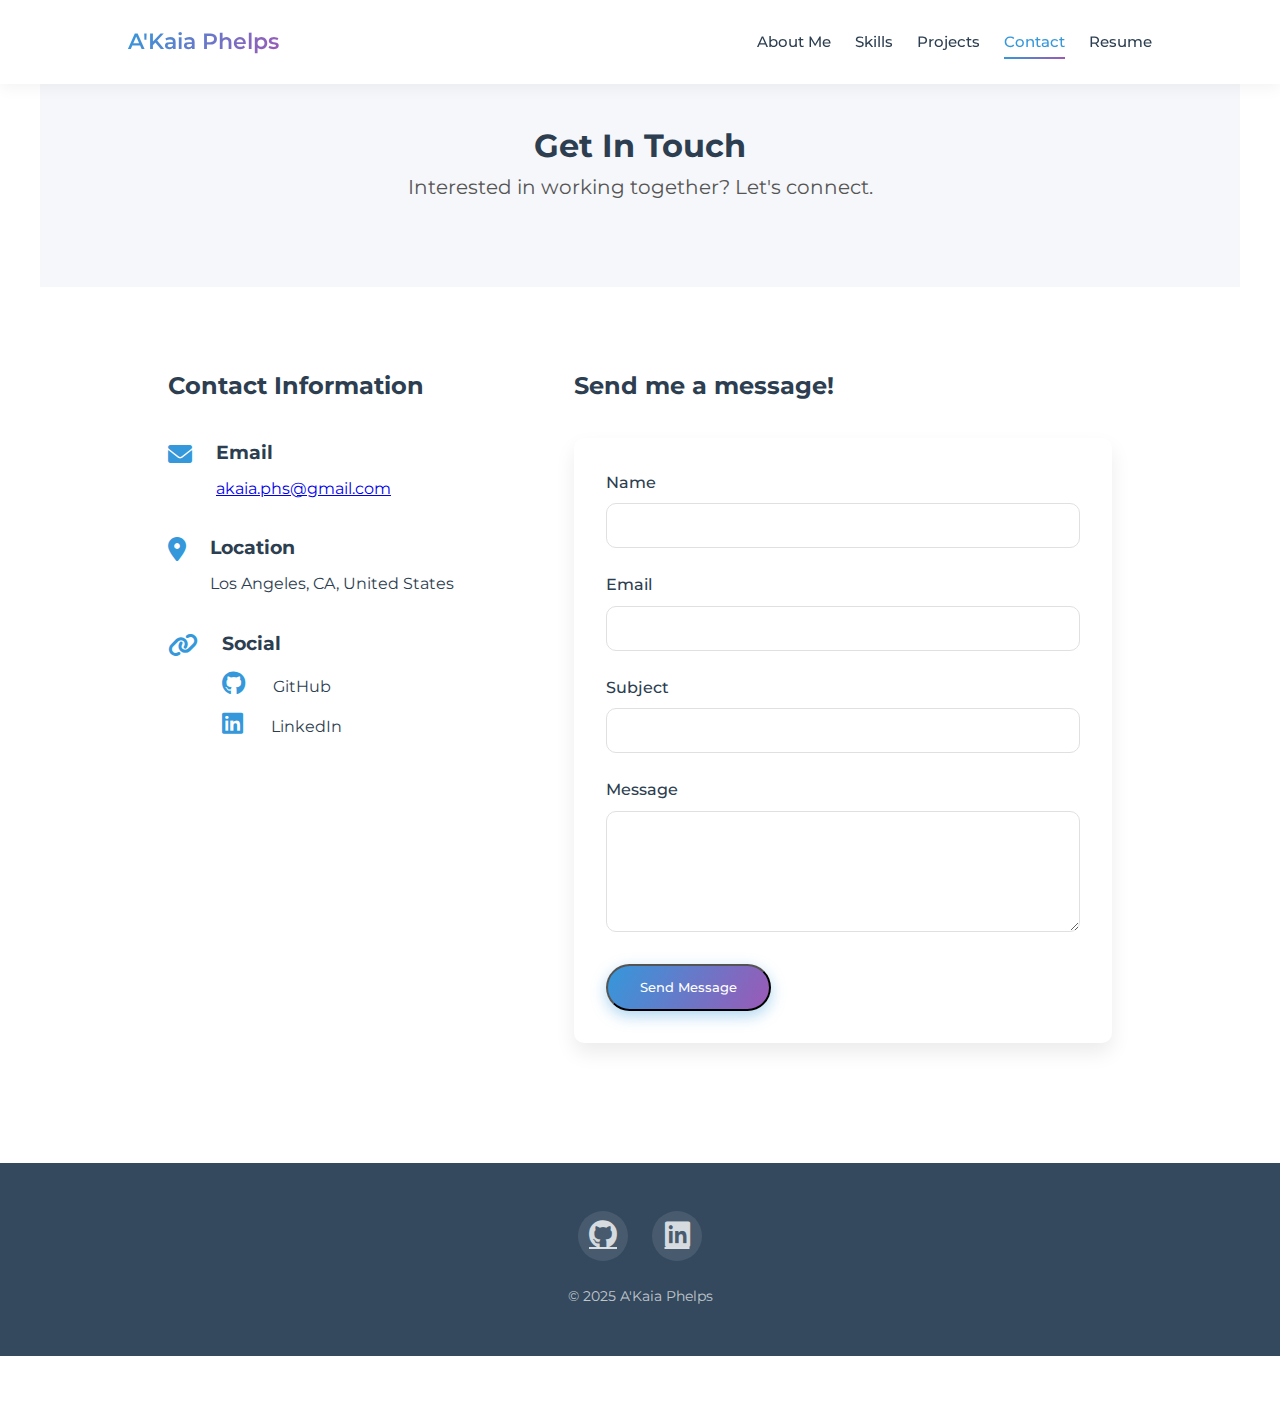
<file: contact.html>
<!DOCTYPE html>
<html lang="en">
<head>
  <meta charset="UTF-8">
  <meta name="viewport" content="width=device-width">
  <title>A'Kaia Phelps | Contact</title>
  <link href="style.css" rel="stylesheet">
  <link rel="preconnect" href="https://fonts.googleapis.com">
  <link rel="preconnect" href="https://fonts.gstatic.com" crossorigin>
  <link href="https://fonts.googleapis.com/css2?family=Montserrat:wght@200;500;900&display=swap" rel="stylesheet">
  <link rel="stylesheet" href="https://cdnjs.cloudflare.com/ajax/libs/font-awesome/6.0.0/css/all.min.css">
</head>
<body>

  <header class="header">
    <a href="index.html" class="logo">A'Kaia Phelps</a>
    <nav class="navbar">
      <a href="aboutme.html">About Me</a>
      <a href="skills.html">Skills</a>
      <a href="index.html">Projects</a>
      <a href="contact.html" class="active">Contact</a>
      <a href="https://drive.google.com/file/d/1KtLiSH5yRoq--skea6biXR-qxb8FHlxN/view?usp=sharing">Resume</a>
    </nav>
  </header>

  <section class="contact-hero">
    <div class="container">
      <h1>Get In Touch</h1>
      <p class="lead-text">Interested in working together? Let's connect.</p>
    </div>
  </section>

  <section class="contact-section">
    <div class="container">
      <div class="contact-grid">
        <div class="contact-info">
          <h2>Contact Information</h2>
          <div class="contact-method">
            <i class="fas fa-envelope"></i>
            <div>
              <h3>Email</h3>
              <p><a href="mailto:your.email@example.com">akaia.phs@gmail.com</a></p>
            </div>
          </div>
          <div class="contact-method">
            <i class="fas fa-map-marker-alt"></i>
            <div>
              <h3>Location</h3>
              <p>Los Angeles, CA, United States</p>
            </div>
          </div>
          <div class="contact-method">
            <i class="fas fa-link"></i>
            <div>
              <h3>Social</h3>
              <div class="mini-social-links">
                <a href="https://github.com/akaiap" aria-label="GitHub"><i class="fab fa-github"></i> GitHub</a>
                <a href="www.linkedin.com/in/akaiaphelps" aria-label="LinkedIn"><i class="fab fa-linkedin"></i> LinkedIn</a>
              </div>
            </div>
          </div>
        </div>

        <div class="contact-form-container">
          <h2>Send me a message!</h2>
          <form class="contact-form" action="#" method="POST">
            <div class="form-group">
              <label for="name">Name</label>
              <input type="text" id="name" name="name" required>
            </div>
            <div class="form-group">
              <label for="email">Email</label>
              <input type="email" id="email" name="email" required>
            </div>
            <div class="form-group">
              <label for="subject">Subject</label>
              <input type="text" id="subject" name="subject" required>
            </div>
            <div class="form-group">
              <label for="message">Message</label>
              <textarea id="message" name="message" rows="5" required></textarea>
            </div>
            <button type="submit" class="btn primary">Send Message</button>
          </form>
        </div>
      </div>
    </div>
  </section>

  <footer class="footer">
    <div class="social-links">
      <a href="https://github.com/akaiap" aria-label="GitHub"><i class="fab fa-github"></i></a>
      <a href="www.linkedin.com/in/akaiaphelps" aria-label="LinkedIn"><i class="fab fa-linkedin"></i></a>
    </div>
    <p>© 2025 A'Kaia Phelps</p>
  </footer>

</body>
</html>
</file>
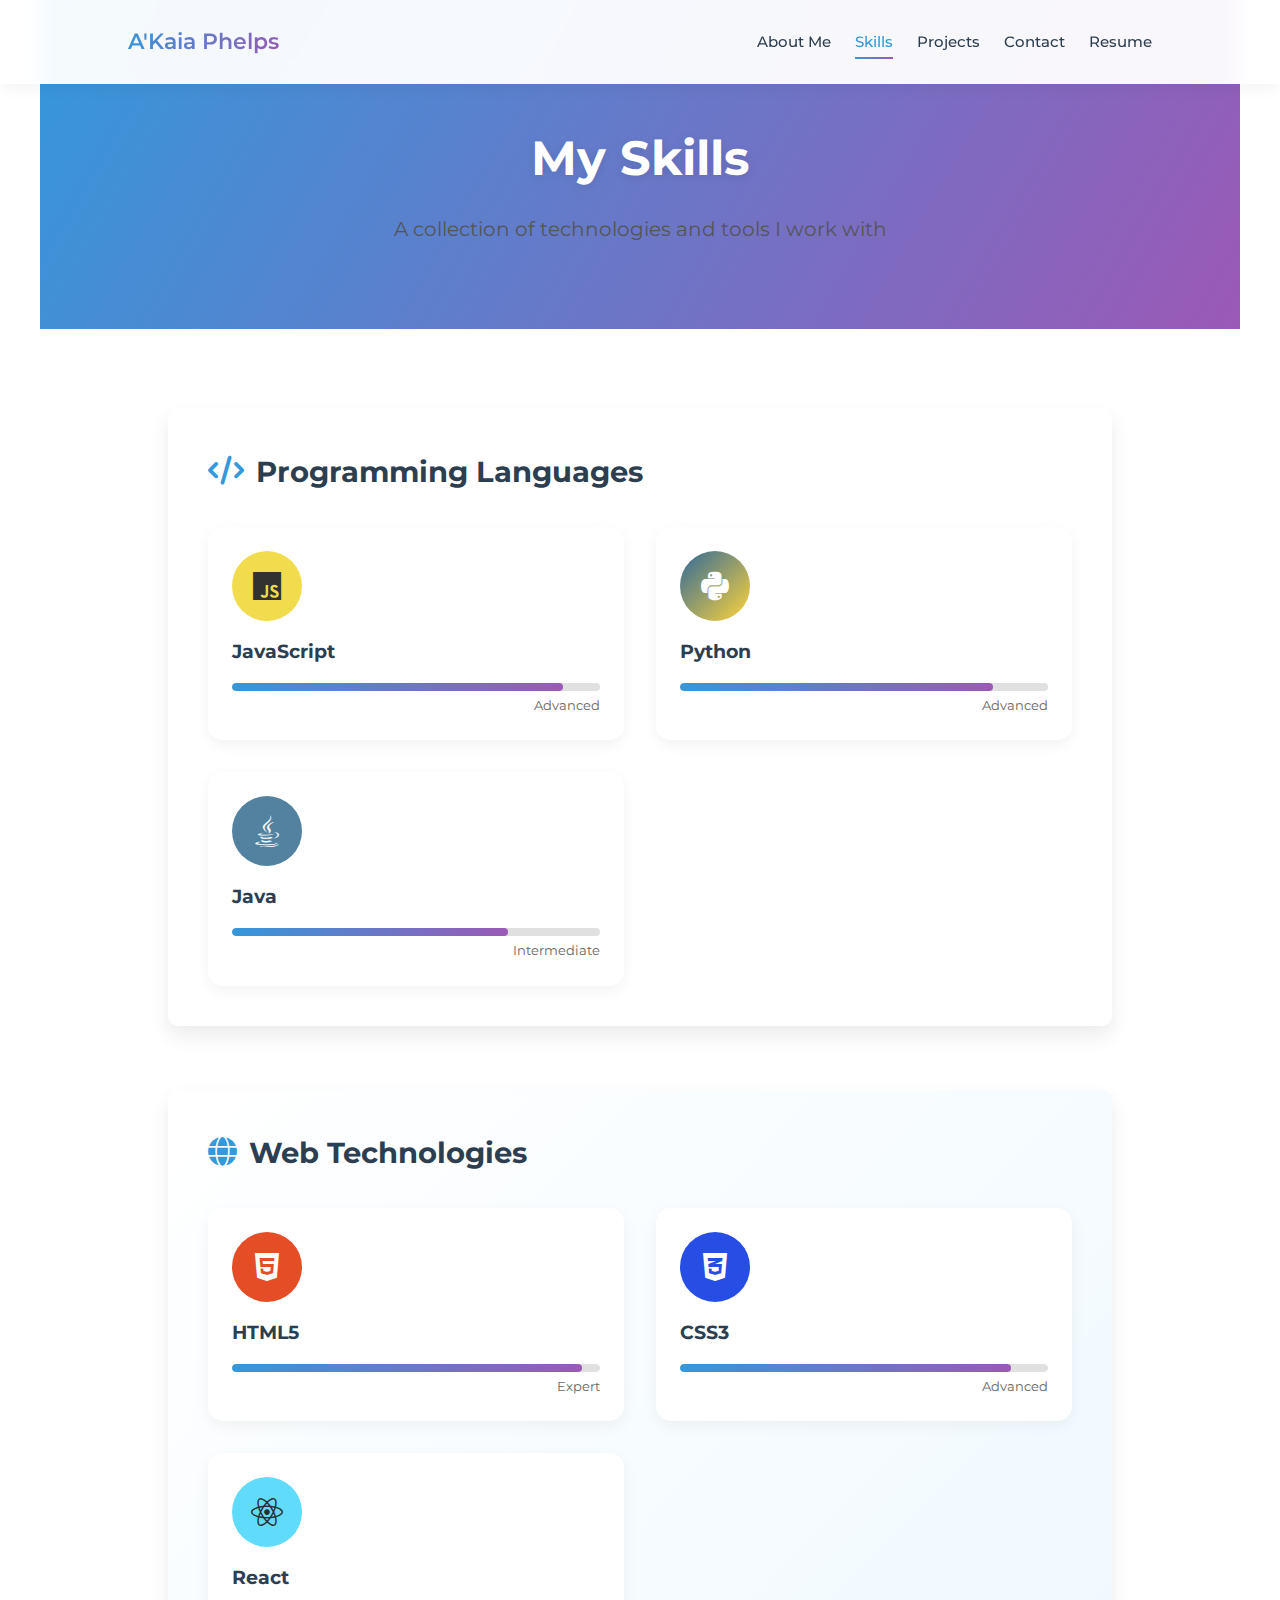
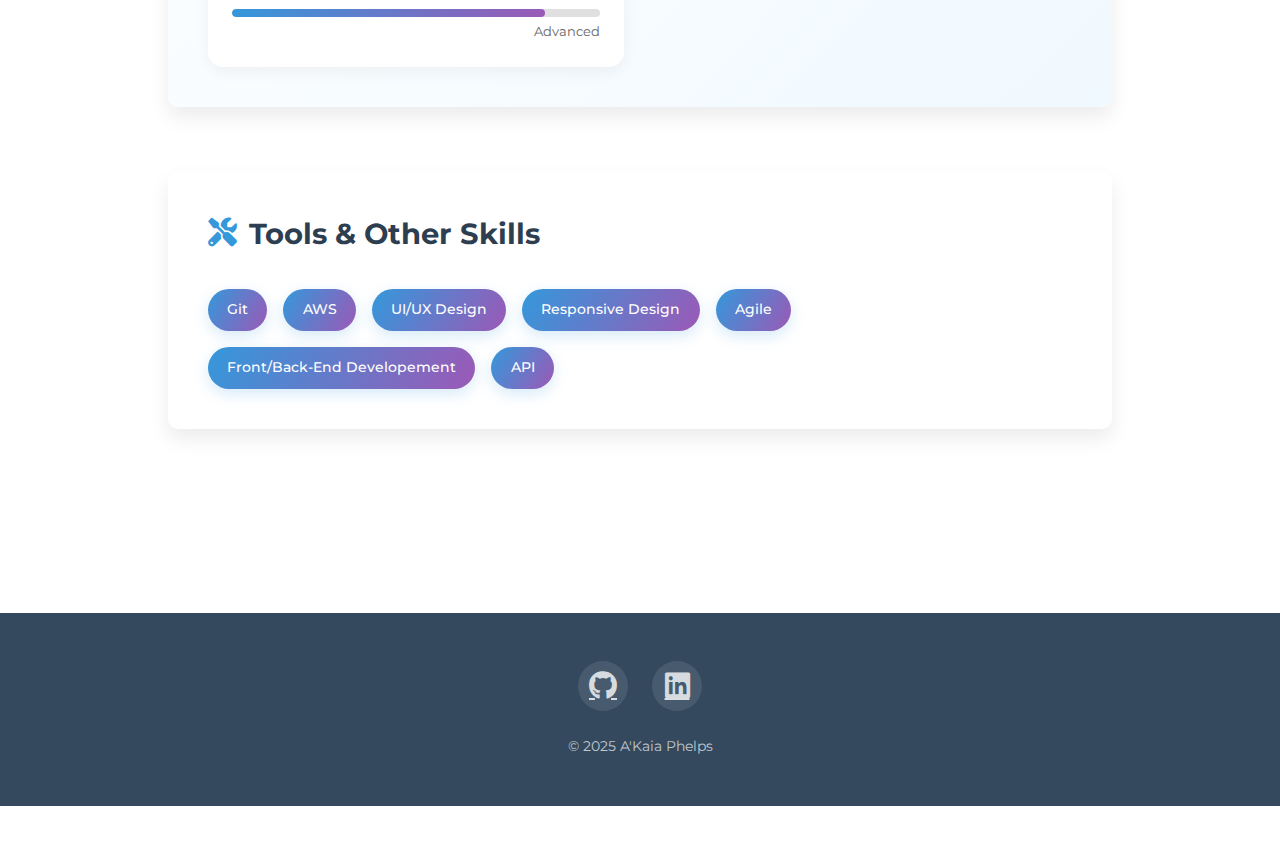
<file: skills.html>
<!DOCTYPE html>
<html lang="en">
<head>
  <meta charset="UTF-8">
  <meta name="viewport" content="width=device-width">
  <title>A'Kaia Phelps | Skills</title>
  <link href="style.css" rel="stylesheet">
  <link rel="preconnect" href="https://fonts.googleapis.com">
  <link rel="preconnect" href="https://fonts.gstatic.com" crossorigin>
  <link href="https://fonts.googleapis.com/css2?family=Montserrat:wght@200;500;900&display=swap" rel="stylesheet">
  <link rel="stylesheet" href="https://cdnjs.cloudflare.com/ajax/libs/font-awesome/6.0.0/css/all.min.css">
</head>
<body>

  <header class="header">
    <a href="index.html" class="logo">A'Kaia Phelps</a>
    <nav class="navbar">
      <a href="aboutme.html">About Me</a>
      <a href="skills.html" class="active">Skills</a>
      <a href="index.html">Projects</a>
      <a href="contact.html">Contact</a>
      <a href="https://drive.google.com/file/d/1KtLiSH5yRoq--skea6biXR-qxb8FHlxN/view?usp=sharing">Resume</a>
    </nav>
  </header>

  <section class="skills-hero">
    <div class="container">
      <h1>My Skills</h1>
      <p class="lead-text">A collection of technologies and tools I work with</p>
    </div>
  </section>

  <section class="skills-section">
    <div class="container">
      
      <div class="skill-category">
        <h2><i class="fas fa-code"></i> Programming Languages</h2>
        <div class="skills-grid">
          <div class="skill-card">
            <div class="skill-icon javascript">
              <i class="fab fa-js"></i>
            </div>
            <h3>JavaScript</h3>
            <div class="skill-level">
              <div class="progress-bar">
                <div class="progress" style="width: 90%"></div>
              </div>
              <span>Advanced</span>
            </div>
          </div>
          
          <div class="skill-card">
            <div class="skill-icon python">
              <i class="fab fa-python"></i>
            </div>
            <h3>Python</h3>
            <div class="skill-level">
              <div class="progress-bar">
                <div class="progress" style="width: 85%"></div>
              </div>
              <span>Advanced</span>
            </div>
          </div>
          
          <div class="skill-card">
            <div class="skill-icon java">
              <i class="fab fa-java"></i>
            </div>
            <h3>Java</h3>
            <div class="skill-level">
              <div class="progress-bar">
                <div class="progress" style="width: 75%"></div>
              </div>
              <span>Intermediate</span>
            </div>
          </div>
          
        </div>
      </div>
      
      <div class="skill-category gradient-bg">
        <h2><i class="fas fa-globe"></i> Web Technologies</h2>
        <div class="skills-grid">
          <div class="skill-card">
            <div class="skill-icon html">
              <i class="fab fa-html5"></i>
            </div>
            <h3>HTML5</h3>
            <div class="skill-level">
              <div class="progress-bar">
                <div class="progress" style="width: 95%"></div>
              </div>
              <span>Expert</span>
            </div>
          </div>
          
          <div class="skill-card">
            <div class="skill-icon css">
              <i class="fab fa-css3-alt"></i>
            </div>
            <h3>CSS3</h3>
            <div class="skill-level">
              <div class="progress-bar">
                <div class="progress" style="width: 90%"></div>
              </div>
              <span>Advanced</span>
            </div>
          </div>
          
          <div class="skill-card">
            <div class="skill-icon react">
              <i class="fab fa-react"></i>
            </div>
            <h3>React</h3>
            <div class="skill-level">
              <div class="progress-bar">
                <div class="progress" style="width: 85%"></div>
              </div>
              <span>Advanced</span>
            </div>
          </div>
          
        </div>
      </div>
      
      <div class="skill-category">
        <h2><i class="fas fa-tools"></i> Tools & Other Skills</h2>
        <div class="skills-badge-container">
          <div class="skill-badge">Git</div>
          <div class="skill-badge">AWS</div>
          <div class="skill-badge">UI/UX Design</div>
          <div class="skill-badge">Responsive Design</div>
          <div class="skill-badge">Agile</div>
          <div class="skill-badge">Front/Back-End Developement</div>
          <div class="skill-badge">API</div>


        </div>
      </div>

    </div>
  </section>

  <!-- <section class="certifications">
    <div class="container">
      <h2>Certifications & Training</h2>
      <div class="certification-grid">
        <div class="certification-card">
          <div class="certification-logo">
            <i class="fas fa-certificate"></i>
          </div>
          <div class="certification-content">
            <h3>Certification Title</h3>
            <p>Issuing Organization</p>
            <span class="cert-date">Obtained: Month Year</span>
          </div>
        </div>
        
        
      </div>
    </div>
  </section> -->

  <footer class="footer">
    <div class="social-links">
      <a href="#" aria-label="GitHub"><i class="fab fa-github"></i></a>
      <a href="#" aria-label="LinkedIn"><i class="fab fa-linkedin"></i></a>
    </div>
    <p>© 2025 A'Kaia Phelps</p>
  </footer>

</body>
</html>
</file>
<file: style.css>
html {
  scroll-behavior: smooth;
  scroll-padding-top: 80px; 
}

:root {
  --primary-color: #2c3e50;
  --accent-color: #3498db;
  --accent-color-2: #9b59b6;
  --accent-color-3: #e74c3c;
  --accent-color-4: #27ae60;
  --text-color: #2c3e50;
  --light-bg: #f5f7fa;
  --dark-bg: #34495e;
  --gradient-1: linear-gradient(120deg, #3498db, #9b59b6);
  --gradient-2: linear-gradient(120deg, #e74c3c, #f39c12);
  --border-radius: 10px;
  --transition: all 0.3s ease;
  --box-shadow: 0 10px 20px rgba(0,0,0,0.08);
}

* {
  margin: 0;
  padding: 0;
  box-sizing: border-box;
  font-family: 'Montserrat', sans-serif;
}

body {
  font-family: 'Montserrat', sans-serif;
  line-height: 1.6;
  color: var(--text-color);
  background-color: white;
  padding-bottom: 60px; 
}


.header {
  position: fixed;
  top: 0;
  left: 0;
  width: 100%;
  padding: 1.5rem 10%;
  background-color: rgba(255, 255, 255, 0.95);
  backdrop-filter: blur(10px);
  display: flex;
  justify-content: space-between;
  align-items: center;
  z-index: 100;
  box-shadow: 0 4px 15px rgba(0,0,0,0.05);
}

.logo {
  font-weight: 600;
  font-size: 1.4rem;
  color: var(--primary-color);
  text-decoration: none;
  background: var(--gradient-1);
  background-clip: text;
  -webkit-background-clip: text;
  color: transparent;
  transition: var(--transition);
}

.logo:hover {
  transform: translateY(-2px);
}

.navbar {
  display: flex;
  gap: 1.5rem;
}

.navbar a {
  text-decoration: none;
  color: var(--text-color);
  font-weight: 500;
  font-size: 0.95rem;
  position: relative;
  transition: var(--transition);
}

.navbar a:hover {
  color: var(--accent-color);
}

.navbar a::after {
  content: '';
  position: absolute;
  width: 0;
  height: 2px;
  bottom: -5px;
  left: 0;
  background: var(--gradient-1);
  transition: var(--transition);
}

.navbar a:hover::after {
  width: 100%;
}

section {
  padding: 60px 8%;
  max-width: 1200px;
  margin: 0 auto;
}

.home {
  text-align: center;
  margin-top: 60px; 
}


.three-photo-showcase {
  padding: 80px 5%;
  max-width: 1200px;
  margin: 0 auto;
  text-align: center; 
}

.three-photo-showcase h2 {
  font-size: 2rem;
  font-weight: 700;
  margin-bottom: 1rem;
  color: #333;
}

.showcase-intro {
  font-size: 1.1rem;
  color: #666;
  max-width: 600px; 
  margin: 0 auto 2rem auto; 
  line-height: 1.6;
}

.image-grid {
  display: grid;
  grid-template-columns: repeat(3, 1fr); 
  gap: 2rem;
}

.image-card {
  background-color: #fff; 
  border-radius: 8px;
  box-shadow: 0 4px 8px rgba(0,0,0,0.06); 
  overflow: hidden; 
  padding: 1rem; 
}

.image-card img {
  width: 100%;
  height: auto;
  object-fit: cover;
  border-radius: 6px; 
  transition: transform 0.3s ease, opacity 0.3s ease;
  margin-bottom: 1rem;
}

.image-card:hover img {
  transform: scale(1.03);
  opacity: 0.95;
}

.image-card h3 {
  font-size: 1.2rem;
  margin-bottom: 0.5rem;
  color: #333;
  font-weight: 600;
}

.image-card p {
  font-size: 1rem;
  color: #555;
  line-height: 1.4;
}

@media (max-width: 900px) {
  .image-grid {
    grid-template-columns: repeat(2, 1fr);
  }
}

@media (max-width: 600px) {
  .image-grid {
    grid-template-columns: 1fr;
  }
}


.footer {
  background: #1a1818;
  text-align: center;
  padding: 20px;
  margin-top: 40px;
  background-color: var(--light-bg);
  padding: 2rem 10%;
  text-align: center;
}

.footer p {
  color: rgba(255, 255, 255, 0.7);
  font-size: 0.9rem;
}



/* Hero Section */
.hero {
  min-height: 100vh;
  display: flex;
  align-items: center;
  justify-content: center;
  padding: 0 10%;
  background: linear-gradient(135deg, rgba(245,247,250,1) 0%, rgba(230,236,245,1) 100%);
  text-align: center;
}

.profile-image {
  width: 200px;
  height: 200px;
  border-radius: 50%;
  overflow: hidden;
  margin: 0 auto 2rem;
  border: 4px solid white;
  box-shadow: 0 10px 25px rgba(52, 152, 219, 0.3);
  transition: transform 0.5s ease;
}

.profile-image:hover {
  transform: scale(1.05);
}

.profile-image img {
  width: 100%;
  height: 100%;
  object-fit: cover;
}

.hero-content {
  max-width: 800px;
}

.hero h1 {
  font-size: 3.5rem;
  font-weight: 700;
  margin-bottom: 1rem;
  color: var(--primary-color);
  background: var(--gradient-1);
  background-clip: text;
  -webkit-background-clip: text;
  color: transparent;
}

.tagline {
  font-size: 1.5rem;
  margin-bottom: 2.5rem;
  color: #666;
}

.hero-buttons {
  display: flex;
  gap: 1.5rem;
  justify-content: center;
}

.btn {
  padding: 0.85rem 2rem;
  border-radius: 30px;
  text-decoration: none;
  font-weight: 500;
  transition: var(--transition);
}

.primary {
  background: var(--gradient-1);
  color: white;
  box-shadow: 0 5px 15px rgba(52, 152, 219, 0.4);
}

.primary:hover {
  transform: translateY(-3px);
  box-shadow: 0 8px 20px rgba(52, 152, 219, 0.5);
}

.secondary {
  border: 2px solid var(--accent-color);
  color: var(--accent-color);
  background: transparent;
}

.secondary:hover {
  background-color: rgba(52, 152, 219, 0.1);
  transform: translateY(-3px);
}

/* Featured Work Section */
.featured-work {
  padding: 5rem 10%;
  background-color: white;
  position: relative;
}

.featured-work::before {
  content: '';
  position: absolute;
  top: 0;
  left: 0;
  width: 100%;
  height: 10px;
  background: var(--gradient-1);
}

.featured-work h2 {
  font-size: 2.2rem;
  margin-bottom: 3rem;
  text-align: center;
  position: relative;
  color: var(--primary-color);
}

.featured-work h2::after {
  content: '';
  position: absolute;
  width: 60px;
  height: 4px;
  background: var(--gradient-1);
  bottom: -12px;
  left: 50%;
  transform: translateX(-50%);
  border-radius: 2px;
}

.project-grid {
  display: grid;
  grid-template-columns: repeat(auto-fit, minmax(320px, 1fr));
  gap: 2.5rem;
}

.project-card {
  border-radius: var(--border-radius);
  overflow: hidden;
  box-shadow: var(--box-shadow);
  transition: var(--transition);
  background-color: white;
  position: relative;
}

.project-card:hover {
  transform: translateY(-10px);
  box-shadow: 0 15px 30px rgba(0,0,0,0.12);
}

.project-image img {
  width: 100%;
  height: 220px;
  object-fit: cover;
  vertical-align: middle;
  transition: transform 0.8s ease;
}

.project-card:hover .project-image img {
  transform: scale(1.05);
}

.project-info {
  padding: 1.8rem;
}

.project-info h3 {
  margin-bottom: 0.8rem;
  color: var(--primary-color);
  font-weight: 600;
}

.project-link {
  display: inline-block;
  margin-top: 1.2rem;
  color: var(--accent-color);
  text-decoration: none;
  font-weight: 500;
  transition: var(--transition);
  position: relative;
  padding-right: 25px;
}

.project-link::after {
  content: '→';
  position: absolute;
  right: 0;
  top: 50%;
  transform: translateY(-50%);
  transition: transform 0.3s ease;
}

.project-link:hover {
  color: var(--accent-color-2);
}

.project-link:hover::after {
  transform: translate(5px, -50%);
}

.skills-hero {
  padding: 120px 10% 60px;
  background: var(--gradient-1);
  text-align: center;
  color: white;
}

.skills-hero h1 {
  font-size: 3rem;
  margin-bottom: 1rem;
  text-shadow: 0 2px 10px rgba(0,0,0,0.1);
}

.skills-section {
  padding: 5rem 10%;
}

.skill-category {
  margin-bottom: 4rem;
  border-radius: var(--border-radius);
  padding: 2.5rem;
  background-color: white;
  box-shadow: var(--box-shadow);
}

.gradient-bg {
  background: linear-gradient(135deg, rgba(255,255,255,1) 0%, rgba(240,249,255,1) 100%);
}

.skill-category h2 {
  display: flex;
  align-items: center;
  font-size: 1.8rem;
  margin-bottom: 2rem;
  color: var(--primary-color);
}

.skill-category h2 i {
  margin-right: 12px;
  color: var(--accent-color);
}

.skills-grid {
  display: grid;
  grid-template-columns: repeat(auto-fill, minmax(280px, 1fr));
  gap: 2rem;
}

.skill-card {
  background-color: white;
  padding: 1.5rem;
  border-radius: 15px;
  box-shadow: 0 5px 15px rgba(0,0,0,0.05);
  transition: var(--transition);
}

.skill-card:hover {
  transform: translateY(-5px);
  box-shadow: 0 8px 20px rgba(0,0,0,0.1);
}

.skill-icon {
  width: 70px;
  height: 70px;
  border-radius: 50%;
  display: flex;
  align-items: center;
  justify-content: center;
  margin-bottom: 1rem;
  font-size: 2rem;
}

.skill-icon.javascript {
  background-color: #f1dc4e;
  color: #323330;
}

.skill-icon.python {
  background: linear-gradient(135deg, #306998 0%, #FFD43B 100%);
  color: white;
}

.skill-icon.java {
  background: #5382a1;
  color: white;
}

.skill-icon.html {
  background: #E44D26;
  color: white;
}

.skill-icon.css {
  background: #264DE4;
  color: white;
}

.skill-icon.react {
  background: #61DBFB;
  color: #282C34;
}

.skill-level {
  margin-top: 1rem;
}

.progress-bar {
  height: 8px;
  background-color: #e0e0e0;
  border-radius: 4px;
  margin-bottom: 5px;
  overflow: hidden;
}

.progress {
  height: 100%;
  background: var(--gradient-1);
  border-radius: 4px;
}

.skill-level span {
  font-size: 0.8rem;
  color: #666;
  float: right;
}

.skills-badge-container {
  display: flex;
  flex-wrap: wrap;
  gap: 1rem;
}

.skill-badge {
  background: var(--gradient-1);
  color: white;
  padding: 0.6rem 1.2rem;
  border-radius: 30px;
  font-size: 0.9rem;
  font-weight: 500;
  box-shadow: 0 5px 15px rgba(52, 152, 219, 0.2);
  transition: var(--transition);
}

.skill-badge:hover {
  transform: translateY(-3px);
  box-shadow: 0 8px 20px rgba(52, 152, 219, 0.3);
}

/* Certifications Section */
.certifications {
  padding: 5rem 10%;
  background-color: var(--light-bg);
}

.certifications h2 {
  text-align: center;
  margin-bottom: 3rem;
  font-size: 2rem;
  color: var(--primary-color);
  position: relative;
}

.certifications h2::after {
  content: '';
  position: absolute;
  width: 60px;
  height: 4px;
  background: var(--gradient-1);
  bottom: -12px;
  left: 50%;
  transform: translateX(-50%);
  border-radius: 2px;
}

.certification-grid {
  display: grid;
  grid-template-columns: repeat(auto-fill, minmax(300px, 1fr));
  gap: 2rem;
}

.certification-card {
  background-color: white;
  border-radius: var(--border-radius);
  padding: 1.5rem;
  box-shadow: var(--box-shadow);
  display: flex;
  align-items: center;
  transition: var(--transition);
}

.certification-card:hover {
  transform: translateY(-5px);
  box-shadow: 0 15px 30px rgba(0,0,0,0.1);
}

.certification-logo {
  width: 60px;
  height: 60px;
  background: var(--gradient-1);
  border-radius: 50%;
  display: flex;
  align-items: center;
  justify-content: center;
  margin-right: 1.5rem;
  color: white;
  font-size: 1.5rem;
}

.certification-content h3 {
  color: var(--primary-color);
  margin-bottom: 0.3rem;
}

.cert-date {
  font-size: 0.8rem;
  color: #666;
}

/* Footer */
.footer {
  background-color: var(--dark-bg);
  padding: 3rem 10%;
  text-align: center;
  color: white;
}

.social-links {
  display: flex;
  justify-content: center;
  gap: 1.5rem;
  margin-bottom: 1.5rem;
}

.social-links a {
  font-size: 1.8rem;
  color: rgba(255,255,255,0.8);
  transition: var(--transition);
  display: flex;
  align-items: center;
  justify-content: center;
  width: 50px;
  height: 50px;
  border-radius: 50%;
  background-color: rgba(255,255,255,0.1);
}

.social-links a:hover {
  color: white;
  transform: translateY(-5px);
  background-color: var(--accent-color);
}

/* About Me Page - Updated with better colors */
.about-hero {
  padding: 120px 10% 80px;
  background: linear-gradient(135deg, #f5f7fa 0%, #e0eafc 100%);
}

.about-container {
  display: grid;
  grid-template-columns: 1fr 2fr;
  gap: 3rem;
  align-items: center;
}

.about-image img {
  width: 100%;
  max-width: 350px;
  border-radius: var(--border-radius);
  box-shadow: var(--box-shadow);
}

.about-content h1 {
  font-size: 2.5rem;
  margin-bottom: 1.5rem;
  color: var(--primary-color);
}

.lead-text {
  font-size: 1.25rem;
  color: #555;
  margin-bottom: 1.5rem;
}

.about-stats {
  display: flex;
  gap: 2rem;
  margin-top: 2rem;
}

.stat {
  text-align: center;
}

.stat-number {
  display: block;
  font-size: 2.5rem;
  font-weight: 700;
  color: var(--accent-color);
}

.stat-label {
  font-size: 0.875rem;
  color: #666;
}

.experience, .personal {
  padding: 5rem 10%;
}

.experience {
  background-color: white;
}

.personal {
  background-color: var(--light-bg);
}

.container {
  max-width: 1200px;
  margin: 0 auto;
}

.experience h2, .personal h2 {
  text-align: center;
  margin-bottom: 3rem;
  position: relative;
}

.experience h2::after, .personal h2::after {
  content: '';
  position: absolute;
  width: 50px;
  height: 3px;
  background-color: var(--accent-color);
  bottom: -10px;
  left: 50%;
  transform: translateX(-50%);
}

.timeline {
  position: relative;
  max-width: 800px;
  margin: 0 auto;
}

.timeline::before {
  content: '';
  position: absolute;
  width: 2px;
  background-color: #e0e0e0;
  top: 0;
  bottom: 0;
  left: 20px;
}

.timeline-item {
  padding-left: 50px;
  position: relative;
  margin-bottom: 2.5rem;
}

.timeline-dot {
  position: absolute;
  width: 15px;
  height: 15px;
  left: 14px;
  background-color: var(--accent-color);
  border-radius: 50%;
}

.timeline-content {
  background-color: white;
  padding: 1.5rem;
  border-radius: var(--border-radius);
  box-shadow: var(--box-shadow);
}

.timeline-content h3 {
  margin-bottom: 0.5rem;
  color: var(--primary-color);
}

.timeline-date {
  font-size: 0.875rem;
  color: #666;
  margin-bottom: 1rem;
}

.interests-grid {
  display: grid;
  grid-template-columns: repeat(auto-fill, minmax(280px, 1fr));
  gap: 1.5rem;
}

.interest-card {
  background-color: white;
  padding: 2rem;
  border-radius: var(--border-radius);
  box-shadow: var(--box-shadow);
  text-align: center;
  transition: var(--transition);
}

.interest-card:hover {
  transform: translateY(-5px);
  box-shadow: 0 12px 25px rgba(0,0,0,0.08);
}

.interest-icon {
  font-size: 2.5rem;
  color: var(--accent-color);
  margin-bottom: 1rem;
}

/* Contact Page Styles */
.contact-hero {
  padding: 120px 10% 60px;
  background-color: var(--light-bg);
  text-align: center;
}

.contact-section {
  padding: 5rem 10%;
}

.contact-grid {
  display: grid;
  grid-template-columns: 1fr 1.5fr;
  gap: 3rem;
}

.contact-info h2, .contact-form-container h2 {
  margin-bottom: 2rem;
  color: var(--primary-color);
}

.contact-method {
  display: flex;
  align-items: flex-start;
  margin-bottom: 2rem;
}

.contact-method i {
  font-size: 1.5rem;
  color: var(--accent-color);
  margin-right: 1.5rem;
  margin-top: 0.25rem;
}

.contact-method h3 {
  margin-bottom: 0.5rem;
  color: var(--primary-color);
}

.mini-social-links {
  display: flex;
  flex-direction: column;
  gap: 0.5rem;
}

.mini-social-links a {
  text-decoration: none;
  color: var(--text-color);
  transition: var(--transition);
}

.mini-social-links a:hover {
  color: var(--accent-color);
}

.contact-form {
  background-color: white;
  padding: 2rem;
  border-radius: var(--border-radius);
  box-shadow: var(--box-shadow);
}

.form-group {
  margin-bottom: 1.5rem;
}

.form-group label {
  display: block;
  margin-bottom: 0.5rem;
  font-weight: 500;
  color: var(--primary-color);
}

.form-group input, .form-group textarea {
  width: 100%;
  padding: 0.75rem;
  border: 1px solid #e0e0e0;
  border-radius: var(--border-radius);
  font-family: 'Montserrat', sans-serif;
  font-size: 1rem;
  transition: var(--transition);
}

.form-group input:focus, .form-group textarea:focus {
  outline: none;
  border-color: var(--accent-color);
  box-shadow: 0 0 0 2px rgba(52, 152, 219, 0.2);
}

/* Responsive styles for About and Contact pages */
@media (max-width: 900px) {
  .about-container {
    grid-template-columns: 1fr;
    text-align: center;
  }
  
  .about-image {
    margin: 0 auto;
  }
  
  .about-stats {
    justify-content: center;
  }
  
  .contact-grid {
    grid-template-columns: 1fr;
  }
  
  .timeline::before {
    left: 15px;
  }
  
  .timeline-dot {
    left: 9px;
  }
}

@media (max-width: 768px) {
  .header {
    padding: 1rem 5%;
  }
  
  .hero, .skills-section, .featured-work {
    padding: 3rem 5%;
  }
  
  .hero h1 {
    font-size: 2.5rem;
  }
  
  .navbar {
    gap: 1rem;
  }
  
  .profile-image {
    width: 150px;
    height: 150px;
  }
}

@media (max-width: 600px) {
  .hero-buttons {
    flex-direction: column;
    gap: 1rem;
    align-items: center;
  }
  
  .btn {
    width: 100%;
    text-align: center;
  }
  
  .skills-grid {
    grid-template-columns: 1fr;
  }
}

/* Active link style */
.navbar a.active {
  color: var(--accent-color);
}

.navbar a.active::after {
  width: 100%;
}
</file>
